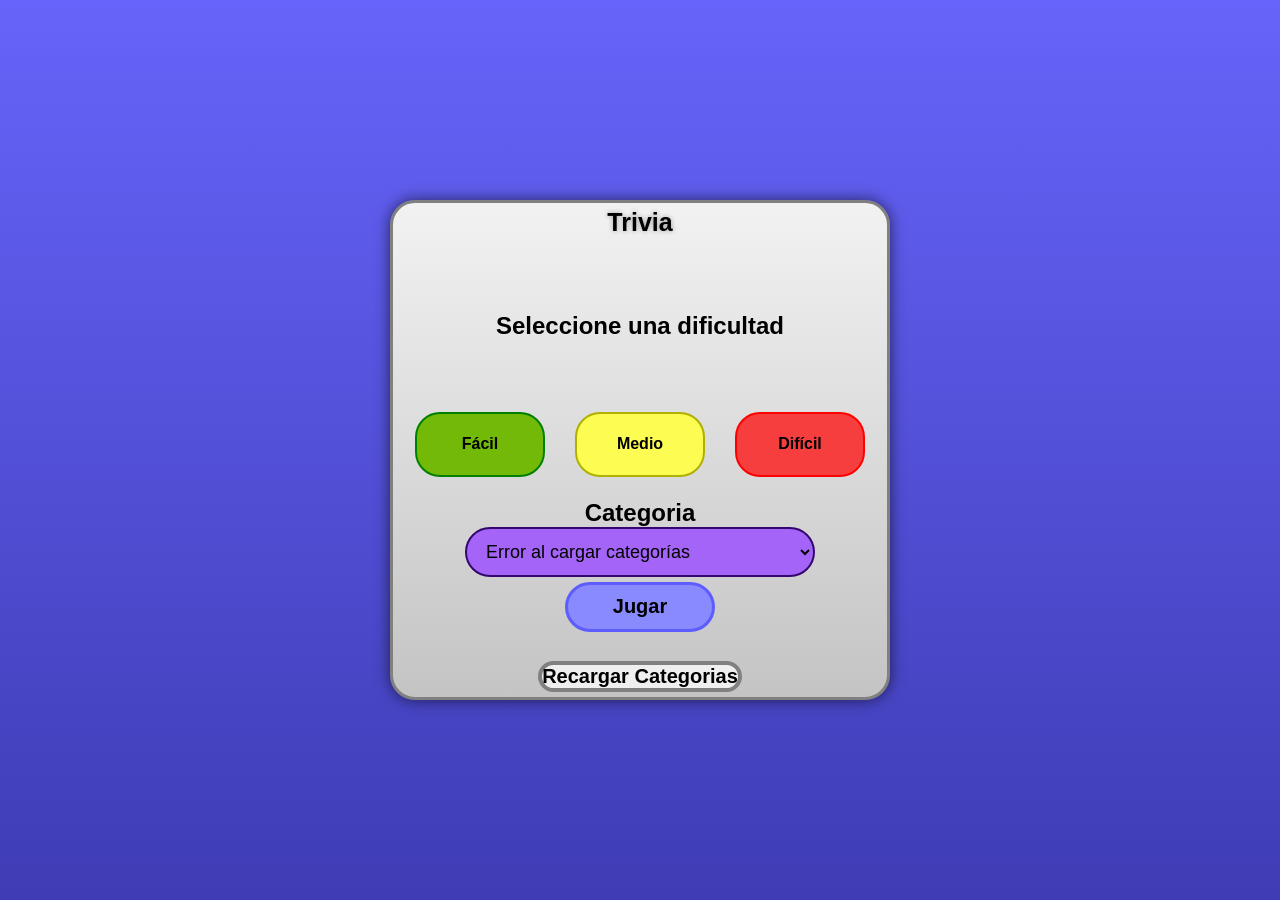
<file: trivia-app/index.html>
<!DOCTYPE html>
<html lang="es">
<head>
    <meta charset="UTF-8">
    <meta name="viewport" content="width=device-width, initial-scale=1.0">
    <title>Trivia</title>
    <link rel="stylesheet" href="css/styles.css">
    <script type="module" src="js/main.js"></script>
</head>
<body>
    <section id="general-wrapper">
        <div id="contenedor-menu">
            <h2 class="main-title">Trivia</h2>
            <h2 id="titulo-dificultad" class="title-2">Seleccione una dificultad</h2>
            <div class="wrapper fdr margin-auto dif-buttons-container">
                <button id="boton-dif-facil" data-difficulty="Fácil" class="button difficulty-button easy">Fácil</button>
                <button id="boton-dif-medio" data-difficulty="Medio" class="button difficulty-button medium">Medio</button>
                <button id="boton-dif-dificil" data-difficulty="Difícil" class="button difficulty-button hard">Difícil</button>
            </div>
            <h2>Categoria</h2>
            <select id="categories-group">
                <!--Esto se va a rellenar con un selector_categorias.innerHTML-->
            </select>
            <button id="boton-jugar">Jugar</button>
        </div>
        <div id="contenedor-juego">
            <div id="contenedor-preguntaindex-score">
                <!-- ActualizarContenedor.contenedor_info.innerHTML -->
            </div>
            <div id="contenedor-pregunta"> 
                <!-- MostrarPregunta.contenedor_pregunta -->
            </div>
        </div>
        <div id="contenedor-fin-juego">
            <!-- game.haTerminado() -->
        </div>
    </section>
</body>
</html>
</file>
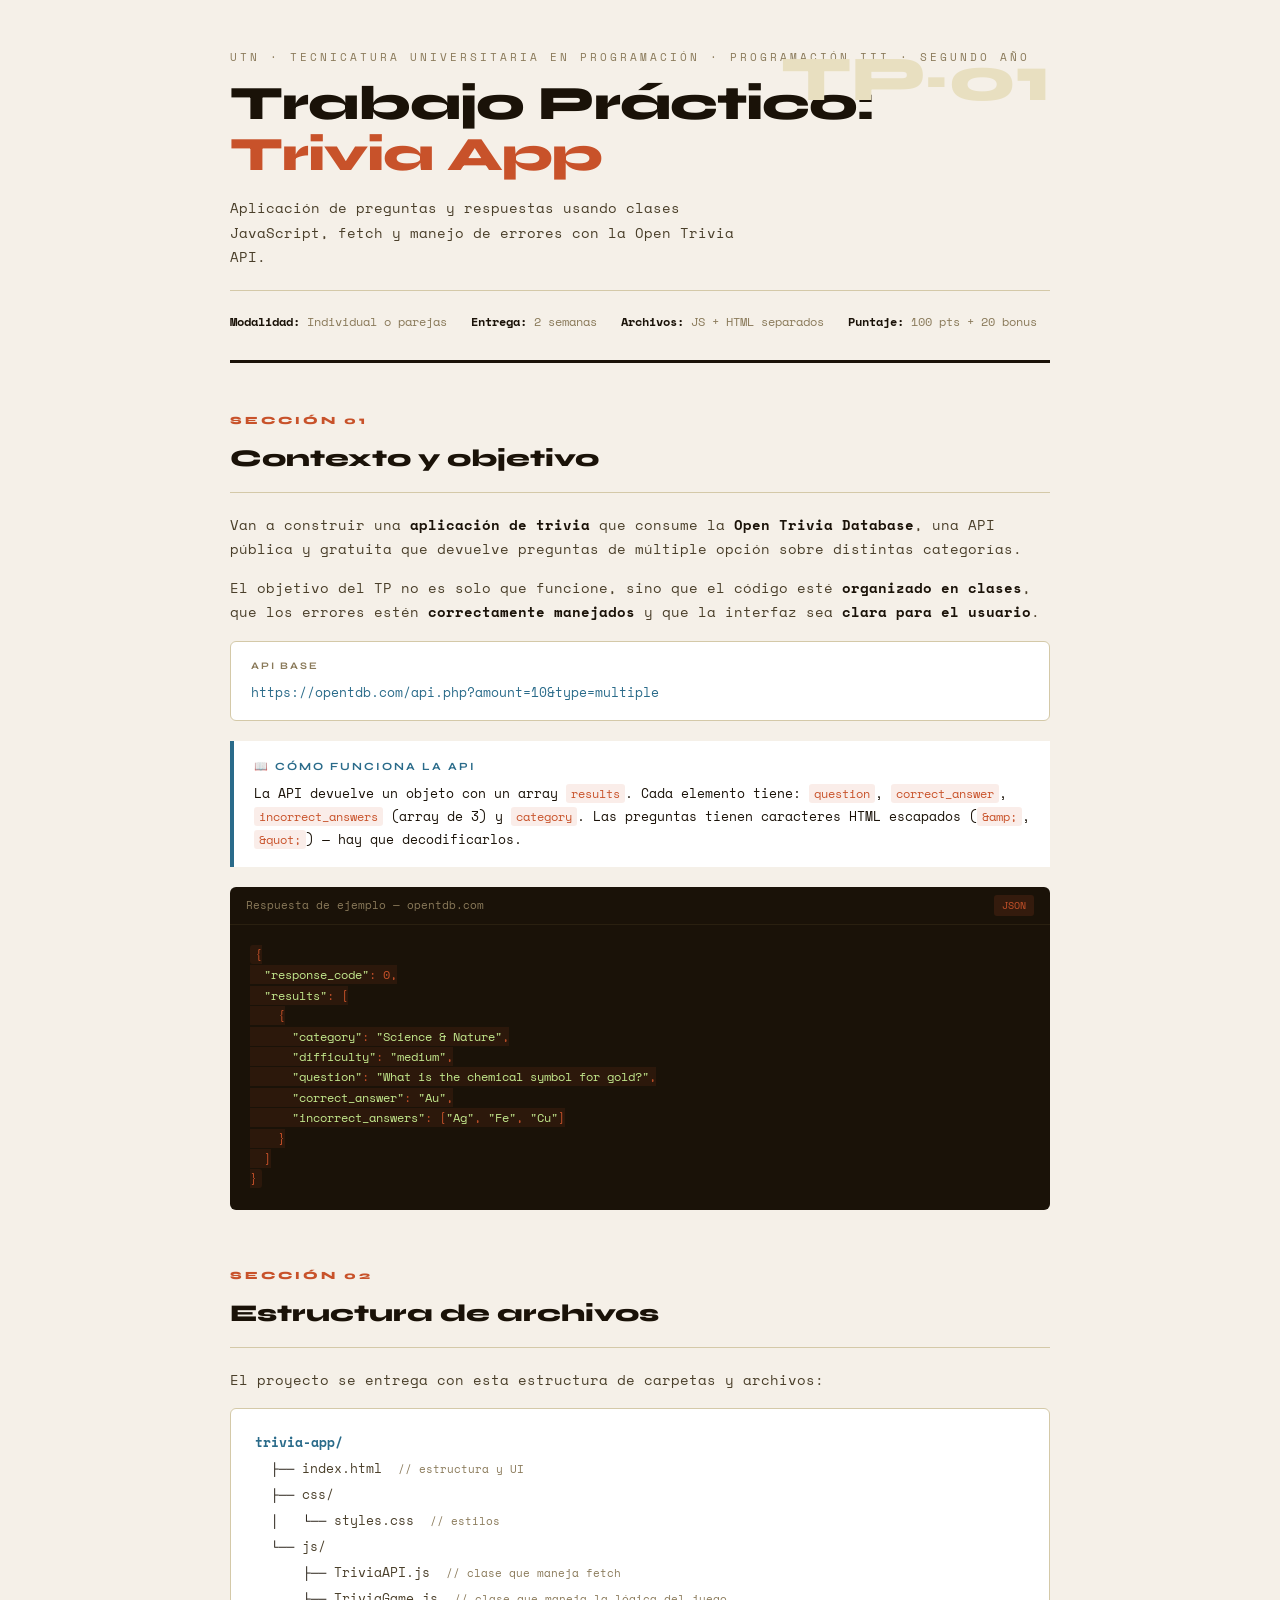
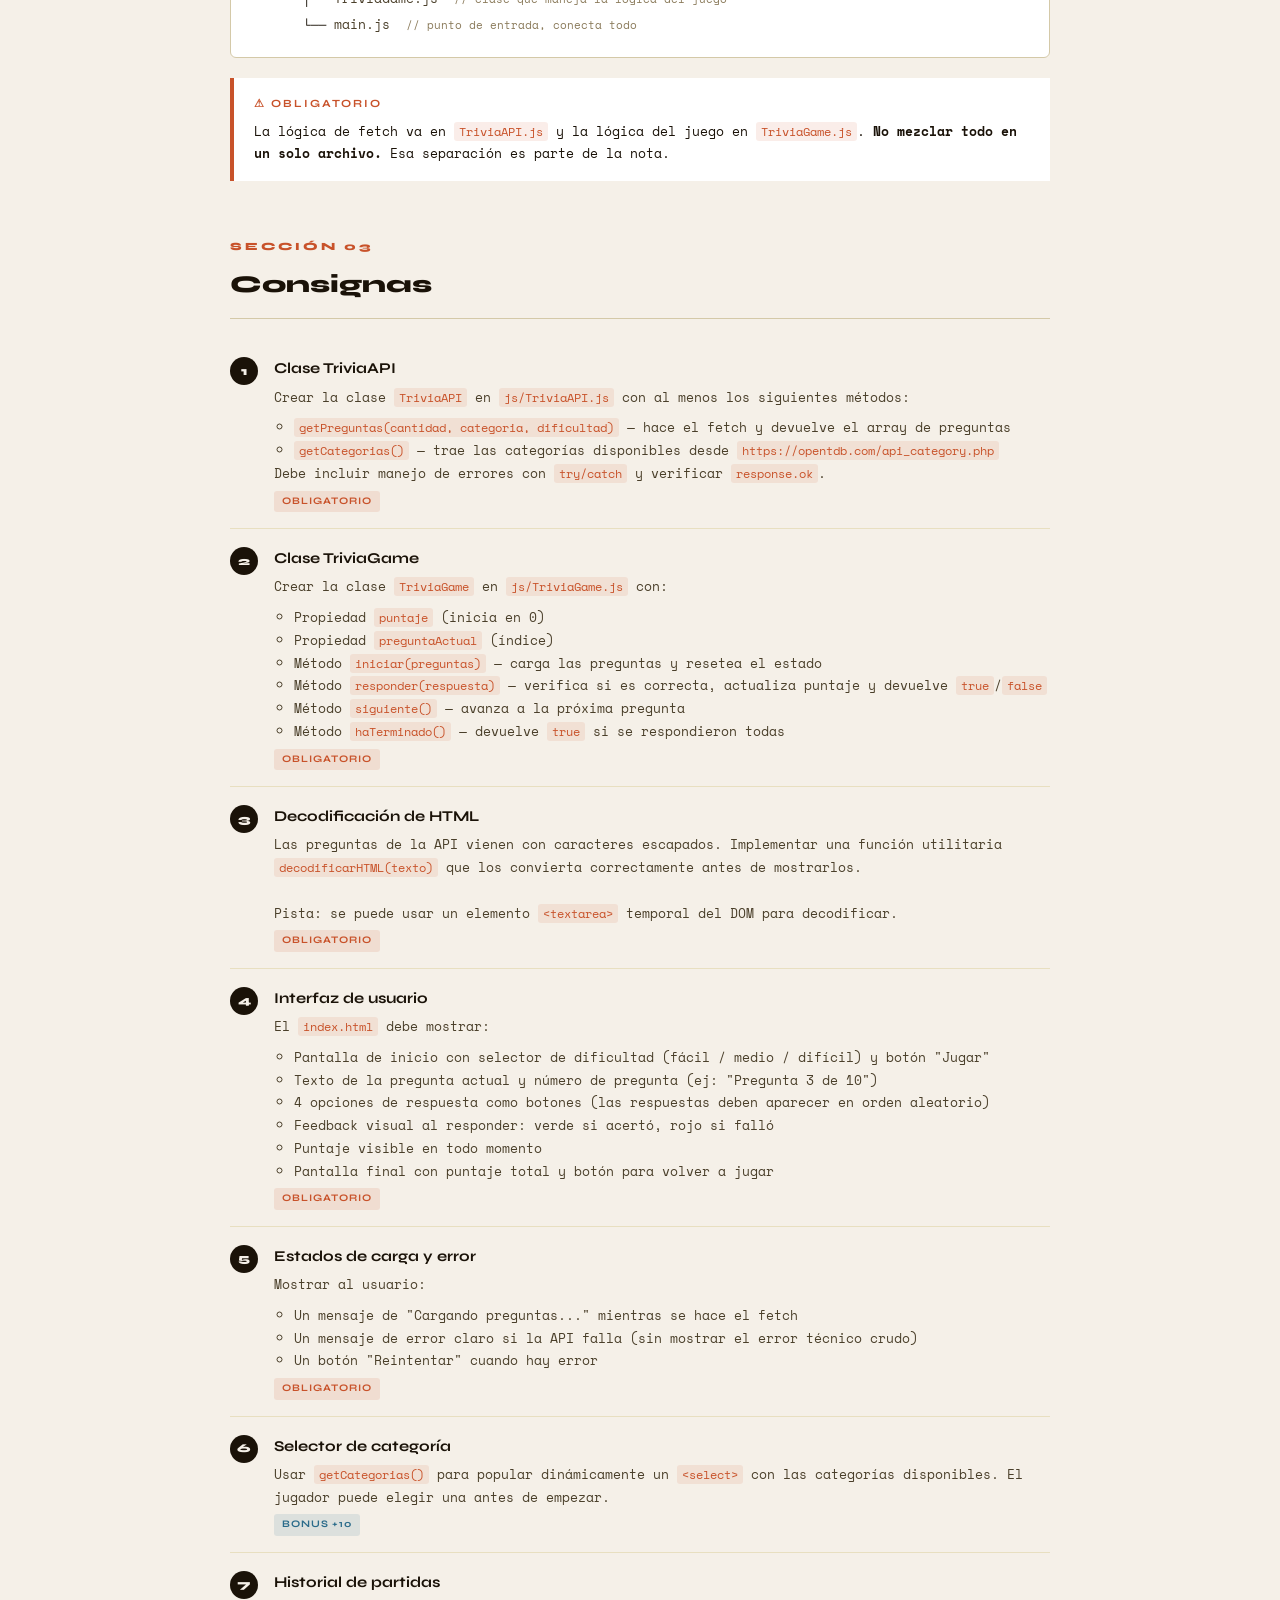
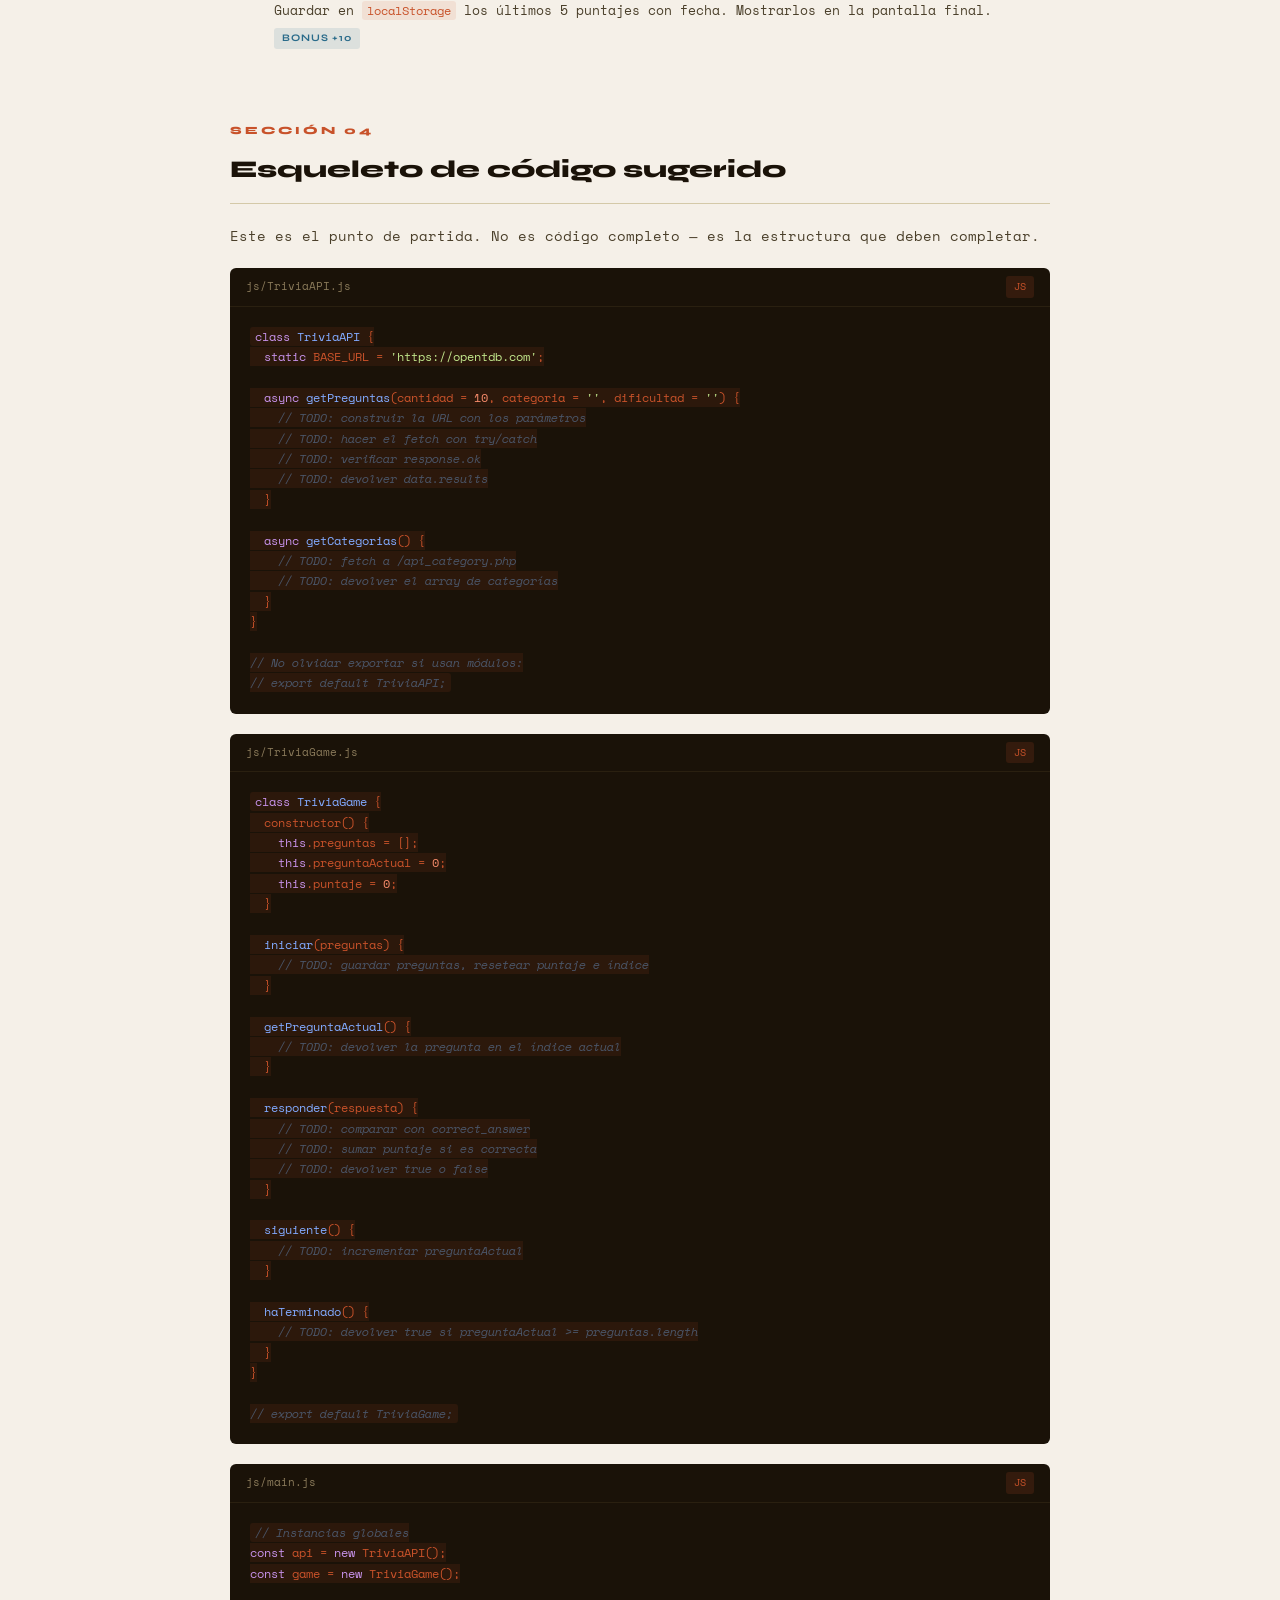
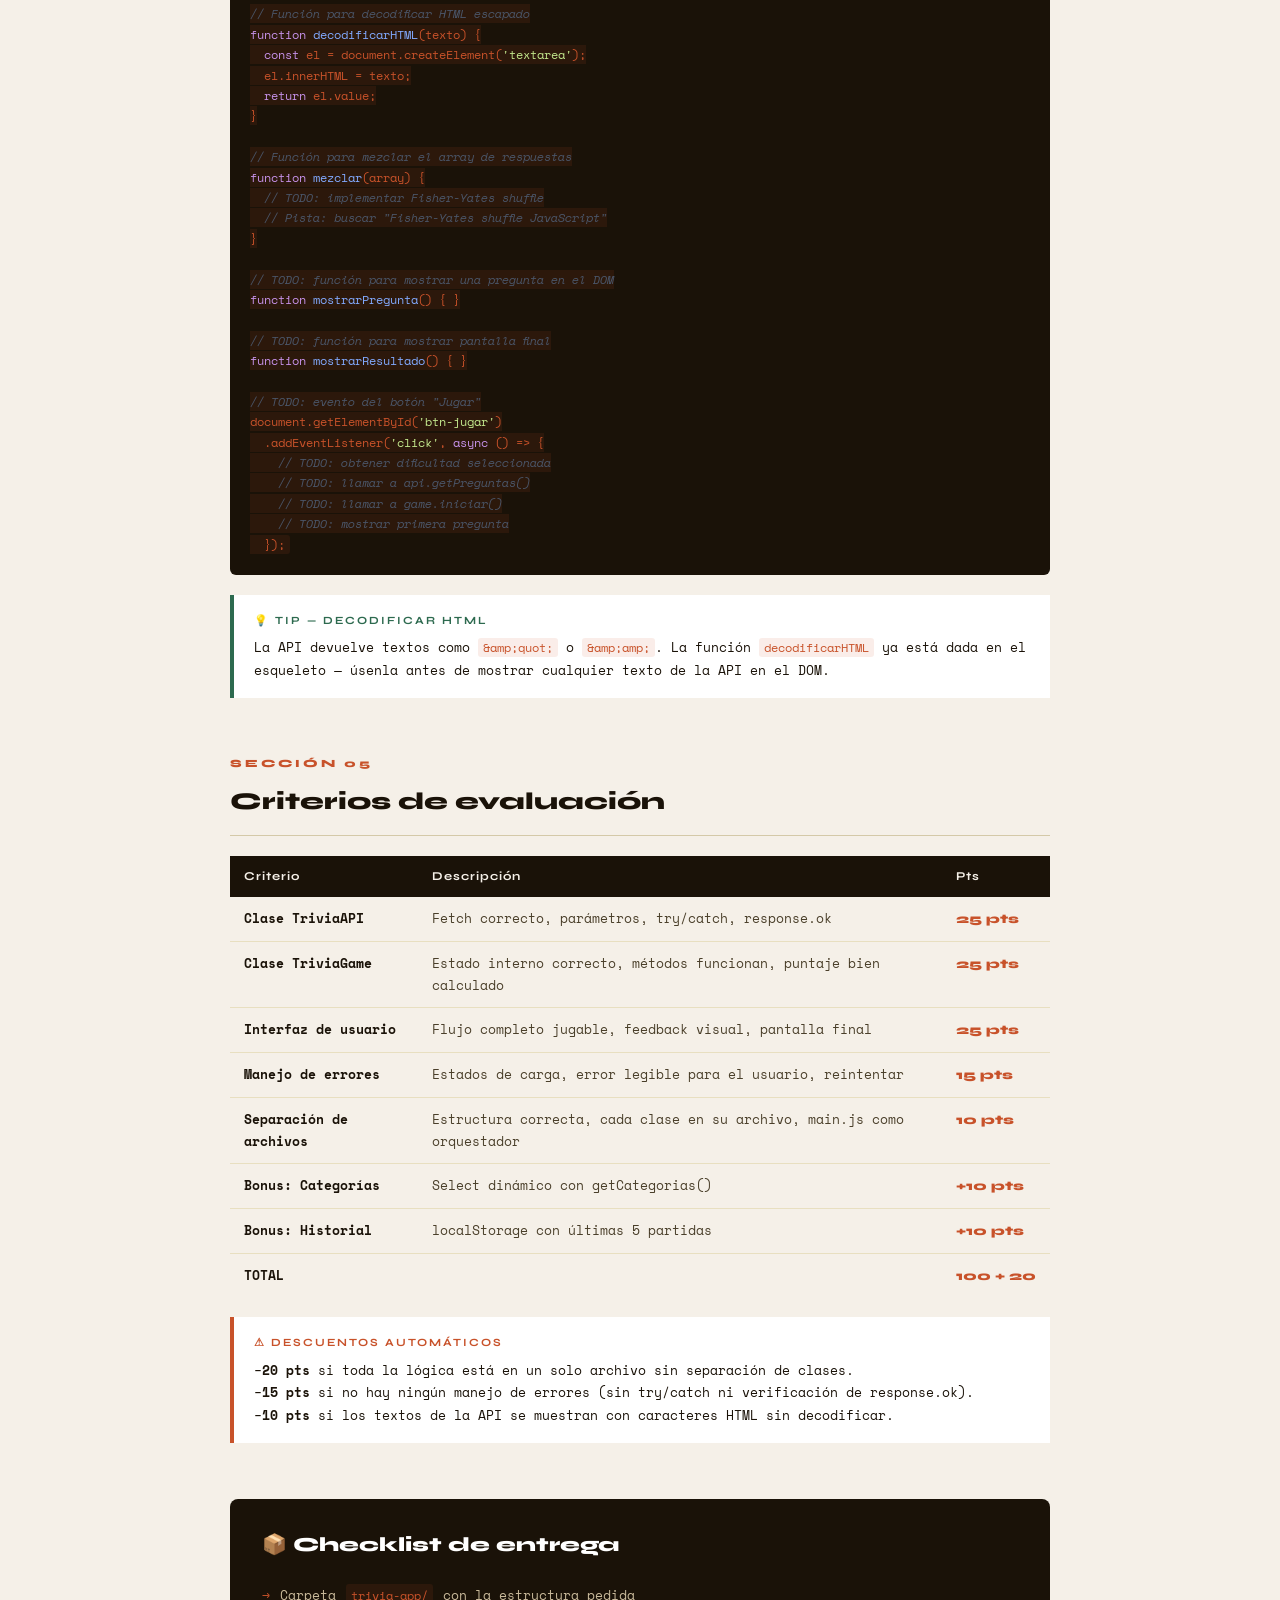
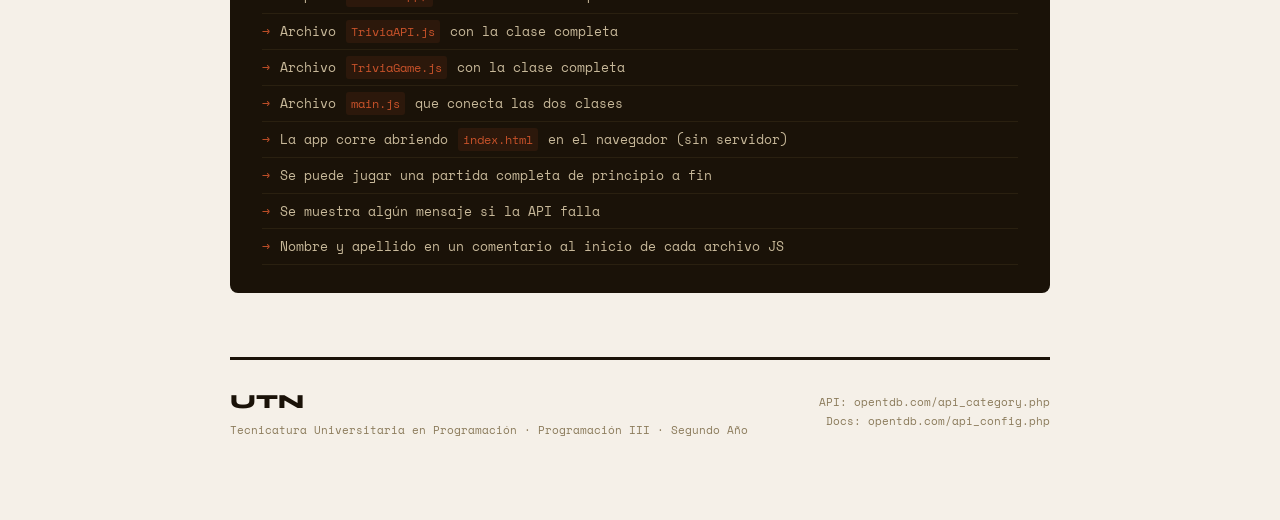
<file: trivia-app/TP-TriviaApp-consignas - TUP.html>
<!DOCTYPE html>
<html lang="es">
<head>
<meta charset="UTF-8">
<meta name="viewport" content="width=device-width, initial-scale=1.0">
<title>TP · Trivia App · UTN Tecnicatura Universitaria en Programación</title>
<link href="https://fonts.googleapis.com/css2?family=Space+Mono:wght@400;700&family=Syne:wght@400;700;800&display=swap" rel="stylesheet">
<style>
:root {
  --bg: #f5f0e8;
  --surface: #fffdf7;
  --border: #d4c9a8;
  --border2: #e8dfc0;
  --accent: #c8522a;
  --accent2: #2a6b8a;
  --green: #2d6a4f;
  --text: #1a1208;
  --text-mid: #4a3f2a;
  --text-dim: #8a7a5a;
  --mark: #f9e784;
  --font-mono: 'Space Mono', monospace;
  --font-display: 'Syne', sans-serif;
}
* { box-sizing: border-box; margin: 0; padding: 0; }
body {
  background: var(--bg);
  color: var(--text);
  font-family: var(--font-mono);
  font-size: 14px;
  line-height: 1.75;
  max-width: 860px;
  margin: 0 auto;
  padding: 0 20px 80px;
}

/* ── HEADER ── */
.header {
  border-bottom: 3px solid var(--text);
  padding: 48px 0 28px;
  margin-bottom: 48px;
  position: relative;
}
.header::after {
  content: 'TP·01';
  position: absolute;
  top: 48px; right: 0;
  font-family: var(--font-display);
  font-weight: 800;
  font-size: 64px;
  color: var(--border2);
  line-height: 1;
}
.institute {
  font-size: 11px;
  letter-spacing: 3px;
  text-transform: uppercase;
  color: var(--text-dim);
  margin-bottom: 12px;
}
.title {
  font-family: var(--font-display);
  font-weight: 800;
  font-size: clamp(28px, 6vw, 48px);
  line-height: 1.05;
  letter-spacing: -1px;
  margin-bottom: 16px;
}
.title span { color: var(--accent); }
.subtitle {
  font-size: 14px;
  color: var(--text-mid);
  max-width: 520px;
}
.meta-row {
  display: flex;
  gap: 24px;
  flex-wrap: wrap;
  margin-top: 20px;
  padding-top: 20px;
  border-top: 1px solid var(--border);
  font-size: 12px;
  color: var(--text-dim);
}
.meta-item strong { color: var(--text); }

/* ── SECTIONS ── */
.section { margin-bottom: 56px; }
.section-num {
  font-family: var(--font-display);
  font-weight: 800;
  font-size: 11px;
  letter-spacing: 3px;
  text-transform: uppercase;
  color: var(--accent);
  margin-bottom: 8px;
}
.section-title {
  font-family: var(--font-display);
  font-weight: 800;
  font-size: 24px;
  margin-bottom: 20px;
  padding-bottom: 12px;
  border-bottom: 1px solid var(--border);
}

p { color: var(--text-mid); margin-bottom: 14px; }
strong { color: var(--text); }

/* ── CALLOUT ── */
.callout {
  border-left: 4px solid var(--accent);
  background: white;
  padding: 16px 20px;
  margin: 20px 0;
  font-size: 13px;
}
.callout.info { border-color: var(--accent2); }
.callout.success { border-color: var(--green); }
.callout-title {
  font-family: var(--font-display);
  font-weight: 700;
  font-size: 11px;
  letter-spacing: 2px;
  text-transform: uppercase;
  color: var(--accent);
  margin-bottom: 6px;
}
.callout.info .callout-title { color: var(--accent2); }
.callout.success .callout-title { color: var(--green); }

/* ── CODE ── */
.code-wrap {
  background: #1a1208;
  border-radius: 6px;
  overflow: hidden;
  margin: 20px 0;
}
.code-header {
  display: flex;
  justify-content: space-between;
  align-items: center;
  padding: 8px 16px;
  border-bottom: 1px solid #2a2010;
}
.code-filename { font-size: 11px; color: #8a7a5a; }
.code-lang {
  font-size: 10px;
  color: var(--accent);
  background: rgba(200,82,42,0.15);
  padding: 2px 8px;
  border-radius: 3px;
}
pre {
  padding: 20px;
  font-family: var(--font-mono);
  font-size: 12px;
  line-height: 1.7;
  color: #e8dfc0;
  overflow-x: auto;
}
.kw { color: #c792ea; }
.fn { color: #82aaff; }
.str { color: #c3e88d; }
.cm { color: #4a5568; font-style: italic; }
.num { color: #f78c6c; }
code {
  background: rgba(200,82,42,0.1);
  color: var(--accent);
  padding: 1px 5px;
  border-radius: 3px;
  font-family: var(--font-mono);
  font-size: 12px;
}

/* ── CONSIGNA LIST ── */
.consigna-list { list-style: none; padding: 0; }
.consigna-item {
  display: flex;
  gap: 16px;
  padding: 16px 0;
  border-bottom: 1px solid var(--border2);
}
.consigna-item:last-child { border-bottom: none; }
.c-num {
  width: 28px; height: 28px;
  border-radius: 50%;
  background: var(--text);
  color: var(--bg);
  font-family: var(--font-display);
  font-weight: 800;
  font-size: 12px;
  display: flex; align-items: center; justify-content: center;
  flex-shrink: 0;
  margin-top: 2px;
}
.c-body { flex: 1; }
.c-title {
  font-family: var(--font-display);
  font-weight: 700;
  font-size: 15px;
  margin-bottom: 4px;
  color: var(--text);
}
.c-desc { font-size: 13px; color: var(--text-mid); }
.c-tag {
  display: inline-block;
  font-size: 10px;
  padding: 2px 8px;
  border-radius: 3px;
  margin-top: 6px;
  font-family: var(--font-display);
  font-weight: 700;
  letter-spacing: 1px;
}
.tag-req { background: rgba(200,82,42,0.12); color: var(--accent); }
.tag-bonus { background: rgba(42,107,138,0.12); color: var(--accent2); }

/* ── RUBRICA ── */
.rubrica-table {
  width: 100%;
  border-collapse: collapse;
  font-size: 13px;
  margin: 16px 0;
}
.rubrica-table th {
  background: var(--text);
  color: var(--bg);
  font-family: var(--font-display);
  font-weight: 700;
  padding: 10px 14px;
  text-align: left;
  font-size: 12px;
  letter-spacing: 1px;
}
.rubrica-table td {
  padding: 10px 14px;
  border-bottom: 1px solid var(--border2);
  color: var(--text-mid);
  vertical-align: top;
}
.rubrica-table tr:last-child td { border-bottom: none; font-weight: 700; color: var(--text); }
.pts {
  font-family: var(--font-display);
  font-weight: 800;
  color: var(--accent);
  white-space: nowrap;
}

/* ── ESTRUCTURA DE ARCHIVOS ── */
.file-tree {
  background: white;
  border: 1px solid var(--border);
  border-radius: 6px;
  padding: 20px 24px;
  font-family: var(--font-mono);
  font-size: 13px;
  line-height: 2;
  margin: 16px 0;
}
.ft-folder { color: var(--accent2); font-weight: 700; }
.ft-file { color: var(--text-mid); }
.ft-comment { color: var(--text-dim); font-size: 11px; }

/* ── URL BOX ── */
.url-box {
  background: white;
  border: 1px solid var(--border);
  border-radius: 6px;
  padding: 16px 20px;
  margin: 16px 0;
  font-size: 13px;
}
.url-label {
  font-size: 10px;
  letter-spacing: 2px;
  text-transform: uppercase;
  color: var(--text-dim);
  margin-bottom: 6px;
  font-family: var(--font-display);
  font-weight: 700;
}
.url-value {
  color: var(--accent2);
  font-family: var(--font-mono);
  word-break: break-all;
}

/* ── ENTREGA ── */
.entrega-box {
  background: var(--text);
  color: var(--bg);
  border-radius: 8px;
  padding: 28px 32px;
  margin-top: 32px;
}
.entrega-title {
  font-family: var(--font-display);
  font-weight: 800;
  font-size: 20px;
  margin-bottom: 16px;
  color: white;
}
.entrega-list { list-style: none; padding: 0; }
.entrega-list li {
  padding: 6px 0;
  border-bottom: 1px solid #2a2010;
  font-size: 13px;
  color: #c8b99a;
  display: flex;
  gap: 10px;
}
.entrega-list li::before { content: '→'; color: var(--accent); }

/* ── FOOTER ── */
.footer {
  margin-top: 64px;
  padding-top: 24px;
  border-top: 3px solid var(--text);
  display: flex;
  justify-content: space-between;
  align-items: center;
  flex-wrap: wrap;
  gap: 12px;
  font-size: 11px;
  color: var(--text-dim);
}
.footer-brand {
  font-family: var(--font-display);
  font-weight: 800;
  font-size: 20px;
  color: var(--text);
}

@media print {
  body { max-width: 100%; padding: 20px; }
  .header::after { display: none; }
}
</style>
</head>
<body>

<!-- HEADER -->
<div class="header">
  <div class="institute">UTN · Tecnicatura Universitaria en Programación · Programación III · Segundo Año</div>
  <div class="title">Trabajo Práctico:<br><span>Trivia App</span></div>
  <div class="subtitle">Aplicación de preguntas y respuestas usando clases JavaScript, fetch y manejo de errores con la Open Trivia API.</div>
  <div class="meta-row">
    <div class="meta-item"><strong>Modalidad:</strong> Individual o parejas</div>
    <div class="meta-item"><strong>Entrega:</strong> 2 semanas</div>
    <div class="meta-item"><strong>Archivos:</strong> JS + HTML separados</div>
    <div class="meta-item"><strong>Puntaje:</strong> 100 pts + 20 bonus</div>
  </div>
</div>


<!-- SECCIÓN 1: CONTEXTO -->
<div class="section">
  <div class="section-num">Sección 01</div>
  <div class="section-title">Contexto y objetivo</div>

  <p>Van a construir una <strong>aplicación de trivia</strong> que consume la <strong>Open Trivia Database</strong>, una API pública y gratuita que devuelve preguntas de múltiple opción sobre distintas categorías.</p>

  <p>El objetivo del TP no es solo que funcione, sino que el código esté <strong>organizado en clases</strong>, que los errores estén <strong>correctamente manejados</strong> y que la interfaz sea <strong>clara para el usuario</strong>.</p>

  <div class="url-box">
    <div class="url-label">API base</div>
    <div class="url-value">https://opentdb.com/api.php?amount=10&type=multiple</div>
  </div>

  <div class="callout info">
    <div class="callout-title">📖 Cómo funciona la API</div>
    La API devuelve un objeto con un array <code>results</code>. Cada elemento tiene: <code>question</code>, <code>correct_answer</code>, <code>incorrect_answers</code> (array de 3) y <code>category</code>. Las preguntas tienen caracteres HTML escapados (<code>&amp;amp;</code>, <code>&amp;quot;</code>) — hay que decodificarlos.
  </div>

  <div class="code-wrap">
    <div class="code-header">
      <div class="code-filename">Respuesta de ejemplo — opentdb.com</div>
      <div class="code-lang">JSON</div>
    </div>
    <pre><code>{
  <span class="str">"response_code"</span>: 0,
  <span class="str">"results"</span>: [
    {
      <span class="str">"category"</span>: <span class="str">"Science & Nature"</span>,
      <span class="str">"difficulty"</span>: <span class="str">"medium"</span>,
      <span class="str">"question"</span>: <span class="str">"What is the chemical symbol for gold?"</span>,
      <span class="str">"correct_answer"</span>: <span class="str">"Au"</span>,
      <span class="str">"incorrect_answers"</span>: [<span class="str">"Ag"</span>, <span class="str">"Fe"</span>, <span class="str">"Cu"</span>]
    }
  ]
}</code></pre>
  </div>
</div>


<!-- SECCIÓN 2: ESTRUCTURA -->
<div class="section">
  <div class="section-num">Sección 02</div>
  <div class="section-title">Estructura de archivos</div>

  <p>El proyecto se entrega con esta estructura de carpetas y archivos:</p>

  <div class="file-tree">
    <span class="ft-folder">trivia-app/</span><br>
    &nbsp;&nbsp;├── <span class="ft-file">index.html</span> &nbsp;<span class="ft-comment">// estructura y UI</span><br>
    &nbsp;&nbsp;├── <span class="ft-file">css/</span><br>
    &nbsp;&nbsp;│&nbsp;&nbsp;&nbsp;└── <span class="ft-file">styles.css</span> &nbsp;<span class="ft-comment">// estilos</span><br>
    &nbsp;&nbsp;└── <span class="ft-file">js/</span><br>
    &nbsp;&nbsp;&nbsp;&nbsp;&nbsp;&nbsp;├── <span class="ft-file">TriviaAPI.js</span> &nbsp;<span class="ft-comment">// clase que maneja fetch</span><br>
    &nbsp;&nbsp;&nbsp;&nbsp;&nbsp;&nbsp;├── <span class="ft-file">TriviaGame.js</span> &nbsp;<span class="ft-comment">// clase que maneja la lógica del juego</span><br>
    &nbsp;&nbsp;&nbsp;&nbsp;&nbsp;&nbsp;└── <span class="ft-file">main.js</span> &nbsp;<span class="ft-comment">// punto de entrada, conecta todo</span>
  </div>

  <div class="callout">
    <div class="callout-title">⚠ Obligatorio</div>
    La lógica de fetch va en <code>TriviaAPI.js</code> y la lógica del juego en <code>TriviaGame.js</code>. <strong>No mezclar todo en un solo archivo.</strong> Esa separación es parte de la nota.
  </div>
</div>


<!-- SECCIÓN 3: CONSIGNAS -->
<div class="section">
  <div class="section-num">Sección 03</div>
  <div class="section-title">Consignas</div>

  <ul class="consigna-list">

    <li class="consigna-item">
      <div class="c-num">1</div>
      <div class="c-body">
        <div class="c-title">Clase TriviaAPI</div>
        <div class="c-desc">
          Crear la clase <code>TriviaAPI</code> en <code>js/TriviaAPI.js</code> con al menos los siguientes métodos:
          <ul style="margin-top:8px;padding-left:20px;color:var(--text-mid)">
            <li><code>getPreguntas(cantidad, categoria, dificultad)</code> — hace el fetch y devuelve el array de preguntas</li>
            <li><code>getCategorias()</code> — trae las categorías disponibles desde <code>https://opentdb.com/api_category.php</code></li>
          </ul>
          Debe incluir manejo de errores con <code>try/catch</code> y verificar <code>response.ok</code>.
        </div>
        <span class="c-tag tag-req">OBLIGATORIO</span>
      </div>
    </li>

    <li class="consigna-item">
      <div class="c-num">2</div>
      <div class="c-body">
        <div class="c-title">Clase TriviaGame</div>
        <div class="c-desc">
          Crear la clase <code>TriviaGame</code> en <code>js/TriviaGame.js</code> con:
          <ul style="margin-top:8px;padding-left:20px;color:var(--text-mid)">
            <li>Propiedad <code>puntaje</code> (inicia en 0)</li>
            <li>Propiedad <code>preguntaActual</code> (índice)</li>
            <li>Método <code>iniciar(preguntas)</code> — carga las preguntas y resetea el estado</li>
            <li>Método <code>responder(respuesta)</code> — verifica si es correcta, actualiza puntaje y devuelve <code>true</code>/<code>false</code></li>
            <li>Método <code>siguiente()</code> — avanza a la próxima pregunta</li>
            <li>Método <code>haTerminado()</code> — devuelve <code>true</code> si se respondieron todas</li>
          </ul>
        </div>
        <span class="c-tag tag-req">OBLIGATORIO</span>
      </div>
    </li>

    <li class="consigna-item">
      <div class="c-num">3</div>
      <div class="c-body">
        <div class="c-title">Decodificación de HTML</div>
        <div class="c-desc">
          Las preguntas de la API vienen con caracteres escapados. Implementar una función utilitaria <code>decodificarHTML(texto)</code> que los convierta correctamente antes de mostrarlos.
          <br><br>
          Pista: se puede usar un elemento <code>&lt;textarea&gt;</code> temporal del DOM para decodificar.
        </div>
        <span class="c-tag tag-req">OBLIGATORIO</span>
      </div>
    </li>

    <li class="consigna-item">
      <div class="c-num">4</div>
      <div class="c-body">
        <div class="c-title">Interfaz de usuario</div>
        <div class="c-desc">
          El <code>index.html</code> debe mostrar:
          <ul style="margin-top:8px;padding-left:20px;color:var(--text-mid)">
            <li>Pantalla de inicio con selector de dificultad (fácil / medio / difícil) y botón "Jugar"</li>
            <li>Texto de la pregunta actual y número de pregunta (ej: "Pregunta 3 de 10")</li>
            <li>4 opciones de respuesta como botones (las respuestas deben aparecer en orden aleatorio)</li>
            <li>Feedback visual al responder: verde si acertó, rojo si falló</li>
            <li>Puntaje visible en todo momento</li>
            <li>Pantalla final con puntaje total y botón para volver a jugar</li>
          </ul>
        </div>
        <span class="c-tag tag-req">OBLIGATORIO</span>
      </div>
    </li>

    <li class="consigna-item">
      <div class="c-num">5</div>
      <div class="c-body">
        <div class="c-title">Estados de carga y error</div>
        <div class="c-desc">
          Mostrar al usuario:
          <ul style="margin-top:8px;padding-left:20px;color:var(--text-mid)">
            <li>Un mensaje de "Cargando preguntas..." mientras se hace el fetch</li>
            <li>Un mensaje de error claro si la API falla (sin mostrar el error técnico crudo)</li>
            <li>Un botón "Reintentar" cuando hay error</li>
          </ul>
        </div>
        <span class="c-tag tag-req">OBLIGATORIO</span>
      </div>
    </li>

    <li class="consigna-item">
      <div class="c-num">6</div>
      <div class="c-body">
        <div class="c-title">Selector de categoría</div>
        <div class="c-desc">
          Usar <code>getCategorias()</code> para popular dinámicamente un <code>&lt;select&gt;</code> con las categorías disponibles. El jugador puede elegir una antes de empezar.
        </div>
        <span class="c-tag tag-bonus">BONUS +10</span>
      </div>
    </li>

    <li class="consigna-item">
      <div class="c-num">7</div>
      <div class="c-body">
        <div class="c-title">Historial de partidas</div>
        <div class="c-desc">
          Guardar en <code>localStorage</code> los últimos 5 puntajes con fecha. Mostrarlos en la pantalla final.
        </div>
        <span class="c-tag tag-bonus">BONUS +10</span>
      </div>
    </li>

  </ul>
</div>


<!-- SECCIÓN 4: ESQUELETO DE CÓDIGO -->
<div class="section">
  <div class="section-num">Sección 04</div>
  <div class="section-title">Esqueleto de código sugerido</div>

  <p>Este es el punto de partida. No es código completo — es la estructura que deben completar.</p>

  <div class="code-wrap">
    <div class="code-header">
      <div class="code-filename">js/TriviaAPI.js</div>
      <div class="code-lang">JS</div>
    </div>
    <pre><code><span class="kw">class</span> <span class="fn">TriviaAPI</span> {
  <span class="kw">static</span> BASE_URL = <span class="str">'https://opentdb.com'</span>;

  <span class="kw">async</span> <span class="fn">getPreguntas</span>(cantidad = <span class="num">10</span>, categoria = <span class="str">''</span>, dificultad = <span class="str">''</span>) {
    <span class="cm">// TODO: construir la URL con los parámetros</span>
    <span class="cm">// TODO: hacer el fetch con try/catch</span>
    <span class="cm">// TODO: verificar response.ok</span>
    <span class="cm">// TODO: devolver data.results</span>
  }

  <span class="kw">async</span> <span class="fn">getCategorias</span>() {
    <span class="cm">// TODO: fetch a /api_category.php</span>
    <span class="cm">// TODO: devolver el array de categorías</span>
  }
}

<span class="cm">// No olvidar exportar si usan módulos:</span>
<span class="cm">// export default TriviaAPI;</span></code></pre>
  </div>

  <div class="code-wrap">
    <div class="code-header">
      <div class="code-filename">js/TriviaGame.js</div>
      <div class="code-lang">JS</div>
    </div>
    <pre><code><span class="kw">class</span> <span class="fn">TriviaGame</span> {
  constructor() {
    <span class="kw">this</span>.preguntas = [];
    <span class="kw">this</span>.preguntaActual = <span class="num">0</span>;
    <span class="kw">this</span>.puntaje = <span class="num">0</span>;
  }

  <span class="fn">iniciar</span>(preguntas) {
    <span class="cm">// TODO: guardar preguntas, resetear puntaje e índice</span>
  }

  <span class="fn">getPreguntaActual</span>() {
    <span class="cm">// TODO: devolver la pregunta en el índice actual</span>
  }

  <span class="fn">responder</span>(respuesta) {
    <span class="cm">// TODO: comparar con correct_answer</span>
    <span class="cm">// TODO: sumar puntaje si es correcta</span>
    <span class="cm">// TODO: devolver true o false</span>
  }

  <span class="fn">siguiente</span>() {
    <span class="cm">// TODO: incrementar preguntaActual</span>
  }

  <span class="fn">haTerminado</span>() {
    <span class="cm">// TODO: devolver true si preguntaActual >= preguntas.length</span>
  }
}

<span class="cm">// export default TriviaGame;</span></code></pre>
  </div>

  <div class="code-wrap">
    <div class="code-header">
      <div class="code-filename">js/main.js</div>
      <div class="code-lang">JS</div>
    </div>
    <pre><code><span class="cm">// Instancias globales</span>
<span class="kw">const</span> api = <span class="kw">new</span> TriviaAPI();
<span class="kw">const</span> game = <span class="kw">new</span> TriviaGame();

<span class="cm">// Función para decodificar HTML escapado</span>
<span class="kw">function</span> <span class="fn">decodificarHTML</span>(texto) {
  <span class="kw">const</span> el = document.createElement(<span class="str">'textarea'</span>);
  el.innerHTML = texto;
  <span class="kw">return</span> el.value;
}

<span class="cm">// Función para mezclar el array de respuestas</span>
<span class="kw">function</span> <span class="fn">mezclar</span>(array) {
  <span class="cm">// TODO: implementar Fisher-Yates shuffle</span>
  <span class="cm">// Pista: buscar "Fisher-Yates shuffle JavaScript"</span>
}

<span class="cm">// TODO: función para mostrar una pregunta en el DOM</span>
<span class="kw">function</span> <span class="fn">mostrarPregunta</span>() { }

<span class="cm">// TODO: función para mostrar pantalla final</span>
<span class="kw">function</span> <span class="fn">mostrarResultado</span>() { }

<span class="cm">// TODO: evento del botón "Jugar"</span>
document.getElementById(<span class="str">'btn-jugar'</span>)
  .addEventListener(<span class="str">'click'</span>, <span class="kw">async</span> () => {
    <span class="cm">// TODO: obtener dificultad seleccionada</span>
    <span class="cm">// TODO: llamar a api.getPreguntas()</span>
    <span class="cm">// TODO: llamar a game.iniciar()</span>
    <span class="cm">// TODO: mostrar primera pregunta</span>
  });</code></pre>
  </div>

  <div class="callout success">
    <div class="callout-title">💡 Tip — decodificar HTML</div>
    La API devuelve textos como <code>&amp;amp;quot;</code> o <code>&amp;amp;amp;</code>. La función <code>decodificarHTML</code> ya está dada en el esqueleto — úsenla antes de mostrar cualquier texto de la API en el DOM.
  </div>
</div>


<!-- SECCIÓN 5: RÚBRICA -->
<div class="section">
  <div class="section-num">Sección 05</div>
  <div class="section-title">Criterios de evaluación</div>

  <table class="rubrica-table">
    <thead>
      <tr>
        <th>Criterio</th>
        <th>Descripción</th>
        <th>Pts</th>
      </tr>
    </thead>
    <tbody>
      <tr>
        <td><strong>Clase TriviaAPI</strong></td>
        <td>Fetch correcto, parámetros, try/catch, response.ok</td>
        <td><span class="pts">25 pts</span></td>
      </tr>
      <tr>
        <td><strong>Clase TriviaGame</strong></td>
        <td>Estado interno correcto, métodos funcionan, puntaje bien calculado</td>
        <td><span class="pts">25 pts</span></td>
      </tr>
      <tr>
        <td><strong>Interfaz de usuario</strong></td>
        <td>Flujo completo jugable, feedback visual, pantalla final</td>
        <td><span class="pts">25 pts</span></td>
      </tr>
      <tr>
        <td><strong>Manejo de errores</strong></td>
        <td>Estados de carga, error legible para el usuario, reintentar</td>
        <td><span class="pts">15 pts</span></td>
      </tr>
      <tr>
        <td><strong>Separación de archivos</strong></td>
        <td>Estructura correcta, cada clase en su archivo, main.js como orquestador</td>
        <td><span class="pts">10 pts</span></td>
      </tr>
      <tr>
        <td><strong>Bonus: Categorías</strong></td>
        <td>Select dinámico con getCategorias()</td>
        <td><span class="pts">+10 pts</span></td>
      </tr>
      <tr>
        <td><strong>Bonus: Historial</strong></td>
        <td>localStorage con últimas 5 partidas</td>
        <td><span class="pts">+10 pts</span></td>
      </tr>
      <tr>
        <td colspan="2"><strong>TOTAL</strong></td>
        <td><span class="pts">100 + 20</span></td>
      </tr>
    </tbody>
  </table>

  <div class="callout">
    <div class="callout-title">⚠ Descuentos automáticos</div>
    <strong>−20 pts</strong> si toda la lógica está en un solo archivo sin separación de clases.<br>
    <strong>−15 pts</strong> si no hay ningún manejo de errores (sin try/catch ni verificación de response.ok).<br>
    <strong>−10 pts</strong> si los textos de la API se muestran con caracteres HTML sin decodificar.
  </div>
</div>


<!-- ENTREGA -->
<div class="entrega-box">
  <div class="entrega-title">📦 Checklist de entrega</div>
  <ul class="entrega-list">
    <li>Carpeta <code>trivia-app/</code> con la estructura pedida</li>
    <li>Archivo <code>TriviaAPI.js</code> con la clase completa</li>
    <li>Archivo <code>TriviaGame.js</code> con la clase completa</li>
    <li>Archivo <code>main.js</code> que conecta las dos clases</li>
    <li>La app corre abriendo <code>index.html</code> en el navegador (sin servidor)</li>
    <li>Se puede jugar una partida completa de principio a fin</li>
    <li>Se muestra algún mensaje si la API falla</li>
    <li>Nombre y apellido en un comentario al inicio de cada archivo JS</li>
  </ul>
</div>


<!-- FOOTER -->
<div class="footer">
  <div>
    <div class="footer-brand">UTN</div>
    <div style="margin-top:2px;font-size:11px;color:var(--text-dim)">Tecnicatura Universitaria en Programación · Programación III · Segundo Año</div>
  </div>
  <div style="text-align:right;font-size:11px;color:var(--text-dim)">
    API: opentdb.com/api_category.php<br>
    Docs: opentdb.com/api_config.php
  </div>
</div>

</body>
</html>
</file>
<file: trivia-app/css/styles.css>
*, *::before, *::after {
    box-sizing: border-box;
    margin: 0;
    padding: 0;
    font-family: sans-serif;
}

:root {
    --background-colour-1: linear-gradient(#6664FA, #3F3CB5);
    --selected-colour: #AE70FF;
}

.color-selected {
    border: 10px solid var(--selected-colour);
    border-radius: 20px;
    background-color: red;
}

.general-wrapper {
    display: flex;
    min-height: 100vh;
    background: var(--background-colour-1);
}

.wrapper {
    display: flex;
    flex-wrap: wrap;
    overflow: auto;
    overflow-x: hidden;
    margin: auto;
    align-items: center;
    justify-content: center;
    text-wrap: pretty;
}

.question-box-style {
    background: linear-gradient(#D4D4D4, #ADADAD);
    border-radius: 15px;
    border: 2px solid #969696;
}

.custom-size {
    height: 150px;
    width: 500px;
}

.custom-size-2 {
    width: 95%;
    height: 200px;
}

.margin-auto {
    margin: auto;
}

.small-gap {
    gap: 10px;
}

.question-score-index-container{
    width: 500px;
    height: 50px;
    background-color:#F2F2F2;
    margin-bottom: 10px;
    border-radius: 25px;
    border: 3px solid gray;
    box-shadow: 0 0 15px 0 #0009;
}

.question-container {
    width: 100%;
    max-width: 500px;
    min-height: 500px;
    background: linear-gradient(#F2F2F2,#C4C4C4);
    border-radius: 25px;
    border: 3px solid gray;
    box-shadow: 0 0 15px 0 #0009;
}

.score-container {
    width: 95%;
    height: 150px;
    background: linear-gradient(#B6B6B6, #9E9E9E);
    text-align: center;
    align-items: center;
    justify-content: center;
    border-radius: 25px;
    font-size: 75px;
    margin-bottom: 25px;
}

.dif-buttons-container {
    width: 100%;
    height: 100px;
}

.fdc {
    flex-direction: column;
}

.fdr {
    flex-direction: row;
}

.main-title {
    font-size: 25px;
    text-align: center;
    margin: auto;
    margin-bottom: 50px;
    text-shadow: 0 0 5px  rgba(0, 0, 0, 0.35);
}

.question-title {
    color: black;
    font-size: 17px;
    font-weight: 100;
    padding: 10px 25px;
    background: transparent;
}

.title-2 {
    color: black;
    margin: auto;
    margin-top: 25px;
    margin-bottom: 50px;
    text-align: center;
}

.scoreboard {
    width: 25%;
    background-color: white;
    margin-left: 0;
    transform: scale(0.9);
    border: 4px solid gray;
    border-radius: 25px;
    overflow: auto;
    padding: 25px;
    text-align: center;
    box-shadow: 0 0 15px 0 #0009;
}

.button {
    text-align: center;
    font-weight: 700;
    font-size: 20px;
    transition: all 0.5s;
    cursor: pointer;
    border-radius: 25px;
    border: 4px solid gray;
}

.button:hover {
    transform: scale(1.1) translateY(-5px);
    box-shadow: 0 4px 4px 0 #0009;
}

.answer-button-size {
    width: 200px;
    min-height: 50px;
}

.answer-button-size:hover {
    background-color: #C9C9C9;
}

.difficulty-button {
    width: 130px;
    height: 65px;
    margin: 0 15px;
    font-size: 16px;
}

.difficulty-button:hover {
    transform: scale(1.1) translateY(-5px);
}

.play-button {
    width: 150px;
    height: 50px;
    border: 3px solid #5C5CFF;
    background: #8A8AFF;
    margin-bottom: 25px;
}

.play-button:hover {
    transform: scale(1.1) translateY(-5px);
    box-shadow: 0 4px 4px 0 #5C5CFF;
}

.reset-button {
    padding: 25px;
}

.easy {
    border: 2px solid green;
    background: rgb(114, 186, 7);
}

.easy:hover {
    box-shadow: 0 4px 4px 0 green;
}

.medium {
    border: 2px solid rgb(176, 176, 1);
    background: rgb(252, 252, 82);
}

.medium:hover {
    box-shadow: 0 4px 4px 0 rgb(176, 176, 1);
}

.hard {
    border: 2px solid red;
    background: rgb(247, 62, 62);
}

.hard:hover {
    box-shadow: 0 4px 4px red;
}

.answer-bg-colour {
    background-color: #F0F0F0;
}
.correct-answer-bg-color{background-color:green}

.question {
    text-wrap: pretty;
    text-align: center;
    font-weight: 100;
    font-size: 20px;
    overflow: auto;
    padding: 25px;
}

.selector {
    width: 350px;
    height: 50px;
    border-radius: 25px;
    font-size: 18px;
    text-wrap: pretty;
    text-indent: 15px;
    font-weight: 100;
    background: #A464F7;
    border: 2px solid #34066F;
    transition: all 0.5s;
    outline: 0;
}

.selector:hover {
    box-shadow: 0 4px 4px 0 #34066F;
}

.selector option {
    background-color: #BD90F9;
    font-weight: 100;
    transition: all 0.5s;
}

.custom-padding {
    padding: 25px;
}

.question-text {
    font-size: 15px;
    text-align: center;
    justify-content: center;
}

@media (max-width: 418px) {
    .general-wrapper {
        flex-direction: column;
        align-items: center;
        justify-content: center;
    }

    #contenedor-menu {
        width: 95%;
        height: 95vh;
    }

    #titulo-dificultad {
        margin: 0;
    }

    .dif-buttons-container {
        height: 45%;
        width: 75%;
        gap: 10px;
    }

    .button {
        width: 75%;
        margin: 5px;
        padding: 0 10px;
    }

    #categories-group {
        width: 90%;
        height: 5vh;
        margin-top: 15px;
    }

    .play-button {
        width: 85%;
        margin: 35px 0;
    }

    .question-container {
        width: 100%;
        height: 80vh;
    }

    .question-score-index-container {
        width: 100%;
    }

    .question-score-index-container h2 {
        font-size: 0.9rem;
    }

    #contenedor-juego {
        width: 100vw;
        height: 100vh;
        flex-direction: column;
        justify-content: center;
        align-items: center;
    }

    #contenedor-pregunta {
        width: 85%;
        max-width: 85%;
        margin: auto;
        align-items: center;
        justify-content: center;
    }

    .main-title, .title-2, .question-title {
        font-size: 1.5rem;
    }

    .question-box-style {
        width: 75%;
        align-self: center;
    }

    .wrapper.fdr.custom-size {
        width: 100%;
        height: 45vh;
    }

    #respuesta-1, #respuesta-2, #respuesta-3, #respuesta-4 {
        width: 75%;
        overflow: auto;
    }
}

@media (max-width: 768px) {
    .general-wrapper {
        align-items: center;
        justify-content: center;
    }

    #contenedor-menu {
        width: 95%;
        height: 95vh;
    }

    #titulo-dificultad {
        font-size: 2rem;
    }

    .dif-buttons-container {
        height: 35%;
        width: 100%;
        gap: 10px;
        margin: 0;
    }

    .button {
        width: 25%;
        font-size: 20px;
    }

    #categories-group {
        width: 90%;
        height: 5vh;
        margin-top: 15px;
    }

    .play-button {
        width: 85%;
        margin: 35px 0;
    }

    .question-container {
        width: 100%;
        height: 80vh;
    }

    .question-score-index-container {
        width: 100%;
    }

    .question-score-index-container h2 {
        font-size: 0.9rem;
    }

    #contenedor-juego {
        width: 100vw;
        height: 100vh;
        flex-direction: column;
        justify-content: center;
        align-items: center;
    }

    #contenedor-pregunta {
        width: 100%;
        max-width: 85%;
        align-items: center;
        justify-content: center;
    }

    .main-title, .title-2, .question-title {
        font-size: 2rem;
    }

    .question-box-style {
        width: 90%;
        align-self: center;
    }

    .wrapper.fdr.custom-size {
        width: 85%;
        height: 40vh;
    }

    #respuesta-1, #respuesta-2, #respuesta-3, #respuesta-4 {
        width: 75%;
        overflow: auto;
    }
}
</file>
